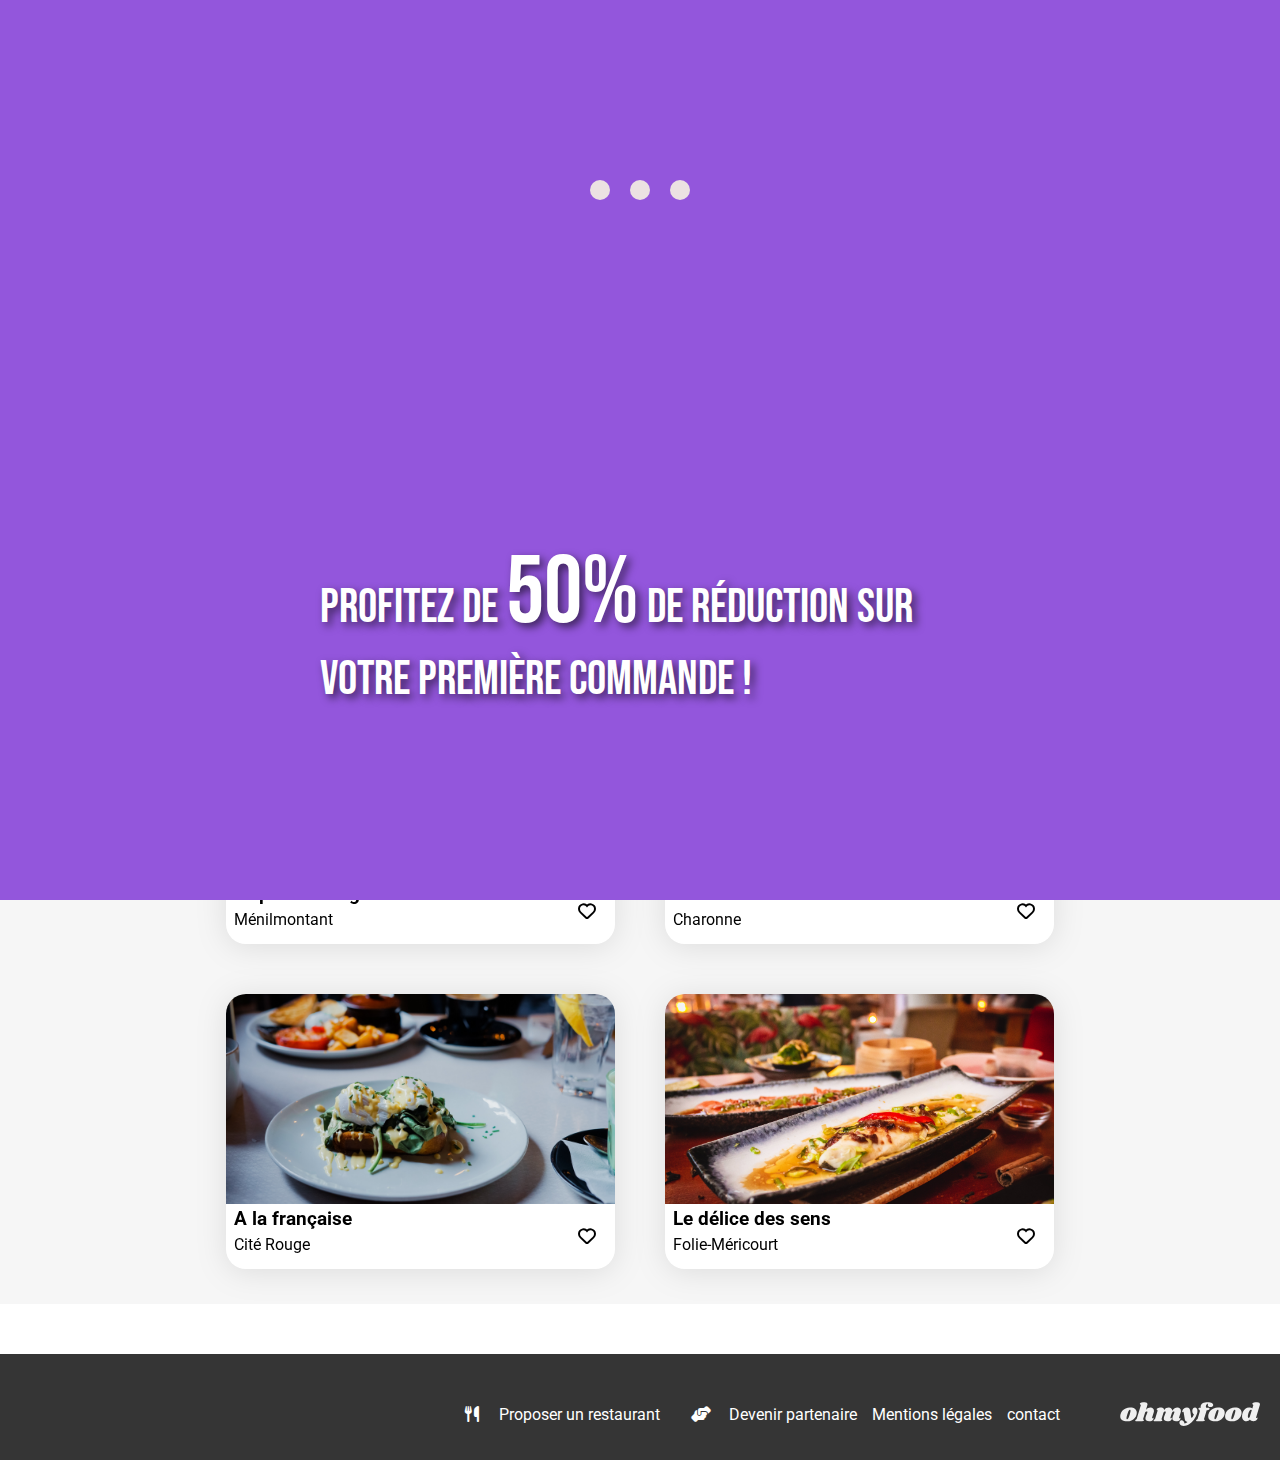
<file: index.html>
<!DOCTYPE html>
<html lang="fr">

<head>
    <meta charset="UTF-8">
    <meta name="viewport" content="width=device-width, initial-scale=1.0">
    <title>Ohmyfood</title>
    <link rel="stylesheet" href="https://cdnjs.cloudflare.com/ajax/libs/font-awesome/6.2.1/css/all.min.css">
    <link rel="preconnect" href="https://fonts.googleapis.com">
    <link rel="preconnect" href="https://fonts.gstatic.com" crossorigin>
    <link href='https://fonts.googleapis.com/css?family=Roboto' rel='stylesheet'>
    <link href="https://fonts.googleapis.com/css2?family=Shrikhand&display=swap" rel="stylesheet">
    <link href="https://fonts.googleapis.com/css2?family=Bebas+Neue&display=swap" rel="stylesheet">
    <link rel="stylesheet" href="assets/css/style.css">
</head>

<body>
    <div class="promo-bouncer-animation">
        <div class="bouncer">
            <div></div>
            <div></div>
            <div></div>
        </div>
        <div class="promo-text">
            Profitez de <span class="highlight">50%</span> de réduction sur votre première commande !
        </div>
    </div>
    <div class="main-container">
        <header>
            <div class="logo">
                <img src="assets/images/logo/ohmyfood@2x.svg" alt="logo">
            </div>
            <form action="#" class="search-form">
                <i class="fa-solid fa-location-dot location-icon fa-lg"></i>
                <input type="text" name="search" placeholder="Paris, Belleville" class="search-input">
            </form>
        </header>
        <main>
            <section class="restaurants-intro">
                <h1>Réservez le menu qui vous convient</h1>
                <p>Découvrez des restaurants d'exception, sélectionnés par nos soins.</p>
                <button class="btn-exploration">Explorer nos restaurants</button>
            </section>

            <div class="fonctionnement">
                <h2>Fonctionnement</h2>
                <div class="steps-container">
                    <div class="step">
                        <span>1</span>
                        <button>
                            <i class="fa-solid fa-mobile-screen"></i>
                            <span>Choisissez un restaurant</span>
                        </button>
                    </div>
                    <div class="step">
                        <span>2</span>
                        <button>
                            <i class="fa-solid fa-list"></i>
                            <span>Composez votre menu</span>
                        </button>
                    </div>
                    <div class="step">
                        <span>3</span>
                        <button>
                            <i class="fa-solid fa-shop"></i>
                            <span>Dégustez au restaurant</span>
                        </button>
                    </div>
                </div>
            </div>

            <section class="restaurants-list">
                <h2>Restaurants</h2>
                <div class="restaurants-cards">
                    <a href="restaurants/laPaletteDuGout.html">
                        <article class="card">
                            <div class="card-image">
                                <img src="assets/images/restaurants/jay-wennington-N_Y88TWmGwA-unsplash.jpg"
                                    alt="restaurant">
                                <span class="card-tag">Nouveau</span>
                            </div>
                            <div class="card-content">
                                <div class="card-txt">
                                    <h3>La palette du goût</h3>
                                    <p>Ménilmontant</p>
                                </div>
                                <div class="card-rating">
                                    <i class="fa-solid fa-heart"></i>
                                </div>
                            </div>
                        </article>
                    </a>
                    <a href="restaurants/laNoteEnchantee.html">
                        <article class="card">
                            <div class="card-image">
                                <img src="assets/images/restaurants/stil-u2Lp8tXIcjw-unsplash.jpg" alt="restaurant">
                                <span class="card-tag">Nouveau</span>
                            </div>
                            <div class="card-content">
                                <div class="card-txt">
                                    <h3>La note enchantée</h3>
                                    <p>Charonne</p>
                                </div>
                                <div class="card-rating">
                                    <i class="fa-solid fa-heart"></i>
                                </div>
                            </div>
                        </article>
                    </a>
                    <a href="restaurants/aLaFrancaise.html">
                        <article class="card">
                            <div class="card-image">
                                <img src="assets/images/restaurants/toa-heftiba-DQKerTsQwi0-unsplash.jpg"
                                    alt="restaurant">
                            </div>
                            <div class="card-content">
                                <div class="card-txt">
                                    <h3>A la française</h3>
                                    <p>Cité Rouge</p>
                                </div>
                                <div class="card-rating">
                                    <i class="fa-solid fa-heart"></i>
                                </div>
                            </div>
                        </article>
                    </a>
                    <a href="restaurants/leDeliceDesSens.html">
                        <article class="card">
                            <div class="card-image">
                                <img src="assets/images/restaurants/louis-hansel-shotsoflouis-qNBGVyOCY8Q-unsplash.jpg"
                                    alt="restaurant">
                            </div>
                            <div class="card-content">
                                <div class="card-txt">
                                    <h3>Le délice des sens</h3>
                                    <p>Folie-Méricourt</p>
                                </div>
                                <div class="card-rating">
                                    <i class="fa-solid fa-heart"></i>
                                </div>
                            </div>
                        </article>
                    </a>
                </div>
            </section>
        </main>
        <footer>
            <div class="footer-logo">
                <img src="assets/images/logo/ohmyfood@2x.svg" alt="logo">
            </div>
            <div class=" footer-social">
                <ul>
                    <li class="proposer-un-restaurant">
                        <i class="fa-solid fa-utensils"></i>
                        <a href="#">Proposer un restaurant</a>
                    </li>
                    <li class="devenir-partenaire">
                        <i class="fa-solid fa-handshake-angle"></i>
                        <a href="#">Devenir partenaire</a>
                    </li>
                    <li><a href="#">Mentions légales</a></li>
                    <li><a href="mailto:example@example.com">contact</a></li>
                </ul>
            </div>
        </footer>
    </div>

</body>

</html>
</file>
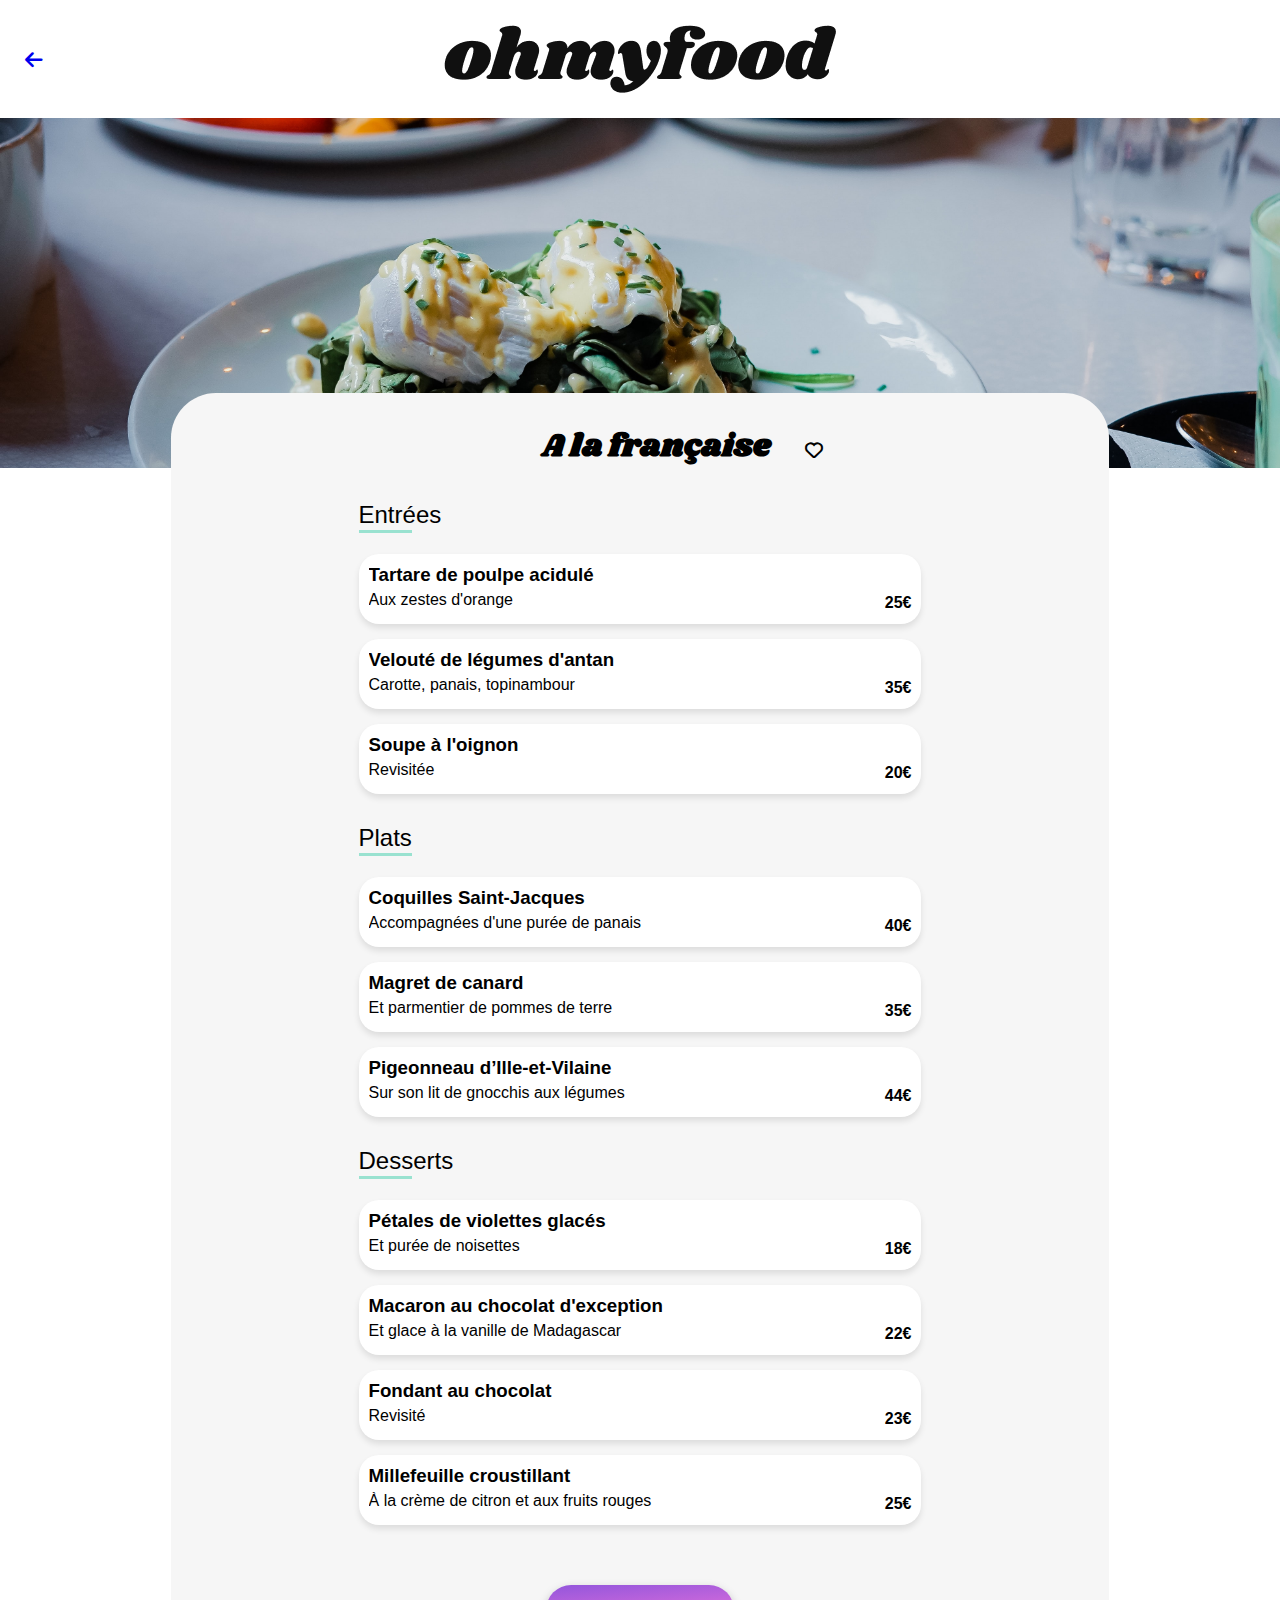
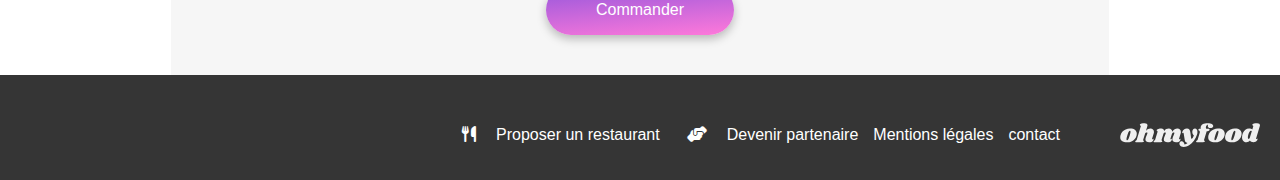
<file: restaurants/aLaFrancaise.html>
<!DOCTYPE html>
<html lang="fr">

<head>
    <meta charset="UTF-8">
    <meta name="viewport" content="width=device-width, initial-scale=1.0">
    <title>Ohmyfood</title>
    <link rel="stylesheet" href="https://cdnjs.cloudflare.com/ajax/libs/font-awesome/6.2.1/css/all.min.css">
    <link rel="preconnect" href="https://fonts.googleapis.com">
    <link rel="preconnect" href="https://fonts.gstatic.com" crossorigin>
    <link href="https://fonts.googleapis.com/css2?family=Shrikhand&display=swap" rel="stylesheet">
    <link rel="stylesheet" href="../assets/css/restaurant.css">

</head>

<body>
    <div class="main-container">
        <header>
            <div class="logo">
                <a href="../index.html">
                    <i class="fa-solid fa-arrow-left fa-lg"></i>
                </a>
                <img src="../assets/images/logo/ohmyfood.png" alt="logo">
            </div>
            <div class="photo-of-restaurant">
                <img src="../assets/images/restaurants/toa-heftiba-DQKerTsQwi0-unsplash.jpg" alt="photo du restaurant">

            </div>
        </header>
        <section class="menu-wrapper">
            <div class="name-of-restaurant">
                <h1 class="titre-restaurant">A la française</h1>
                <i class="fa-regular fa-solid fa-heart"></i>
            </div>

            <article class="menu-section">
                <h2 class="section-title">Entrées</h2>

                <div class="menu-card">
                    <div class="item-container">
                        <h3 class="item-title">Tartare de poulpe acidulé</h3>
                        <p class="item-description">Aux zestes d'orange</p>
                    </div>
                    <div class="price-container">
                        <p>25<span class="euro">€</span></p>
                    </div>
                </div>

                <div class="menu-card">
                    <div class="item-container">
                        <h3 class="item-title">Velouté de légumes d'antan</h3>
                        <p class="item-description">Carotte, panais, topinambour</p>
                    </div>
                    <div class="price-container">
                        <p>35<span class="euro">€</span></p>
                    </div>
                </div>

                <div class="menu-card">
                    <div class="item-container">
                        <h3 class="item-title">Soupe à l'oignon</h3>
                        <p class="item-description">Revisitée</p>
                    </div>
                    <div class="price-container">
                        <p>20<span class="euro">€</span></p>
                    </div>
                </div>
            </article>

            <article class="menu-section">
                <h2 class="section-title">Plats</h2>

                <div class="menu-card">
                    <div class="item-container">
                        <h3 class="item-title">Coquilles Saint-Jacques</h3>
                        <p class="item-description">Accompagnées d'une purée de panais</p>
                    </div>
                    <div class="price-container">
                        <p>40<span class="euro">€</span></p>
                    </div>
                </div>

                <div class="menu-card">
                    <div class="item-container">
                        <h3 class="item-title">Magret de canard</h3>
                        <p class="item-description">Et parmentier de pommes de terre</p>
                    </div>
                    <div class="price-container">
                        <p>35<span class="euro">€</span></p>
                    </div>
                </div>

                <div class="menu-card">
                    <div class="item-container">
                        <h3 class="item-title">Pigeonneau d’Ille-et-Vilaine</h3>
                        <p class="item-description">Sur son lit de gnocchis aux légumes</p>
                    </div>
                    <div class="price-container">
                        <p>44<span class="euro">€</span></p>
                    </div>
                </div>
            </article>

            <article class="menu-section">
                <h2 class="section-title">Desserts</h2>

                <div class="menu-card">
                    <div class="item-container">
                        <h3 class="item-title">Pétales de violettes glacés</h3>
                        <p class="item-description">Et purée de noisettes</p>
                    </div>
                    <div class="price-container">
                        <p>18<span class="euro">€</span></p>
                    </div>
                </div>

                <div class="menu-card">
                    <div class="item-container">
                        <h3 class="item-title">Macaron au chocolat d'exception</h3>
                        <p class="item-description">Et glace à la vanille de Madagascar</p>
                    </div>
                    <div class="price-container">
                        <p>22<span class="euro">€</span></p>
                    </div>
                </div>

                <div class="menu-card">
                    <div class="item-container">
                        <h3 class="item-title">Fondant au chocolat</h3>
                        <p class="item-description">Revisité</p>
                    </div>
                    <div class="price-container">
                        <p>23<span class="euro">€</span></p>
                    </div>
                </div>

                <div class="menu-card">
                    <div class="item-container">
                        <h3 class="item-title">Millefeuille croustillant</h3>
                        <p class="item-description">À la crème de citron et aux fruits rouges</p>
                    </div>
                    <div class="price-container">
                        <p>25<span class="euro">€</span></p>
                    </div>
                </div>
            </article>

            <button class="btn-commander">Commander</button>

        </section>
        <footer>
            <div class="footer-logo">
                <img src="../assets/images/logo/ohmyfood@2x.svg" alt="logo">
            </div>
            <div class=" footer-social">
                <ul>
                    <li class="proposer-un-restaurant">
                        <i class="fa-solid fa-utensils"></i>
                        <a href="#">Proposer un restaurant</a>
                    </li>
                    <li class="devenir-partenaire">
                        <i class="fa-solid fa-handshake-angle"></i>
                        <a href="#">Devenir partenaire</a>
                    </li>
                    <li><a href="#">Mentions légales</a></li>
                    <li><a href="#">contact</a></li>
                </ul>
            </div>
        </footer>
    </div>
</body>

</html>
</file>
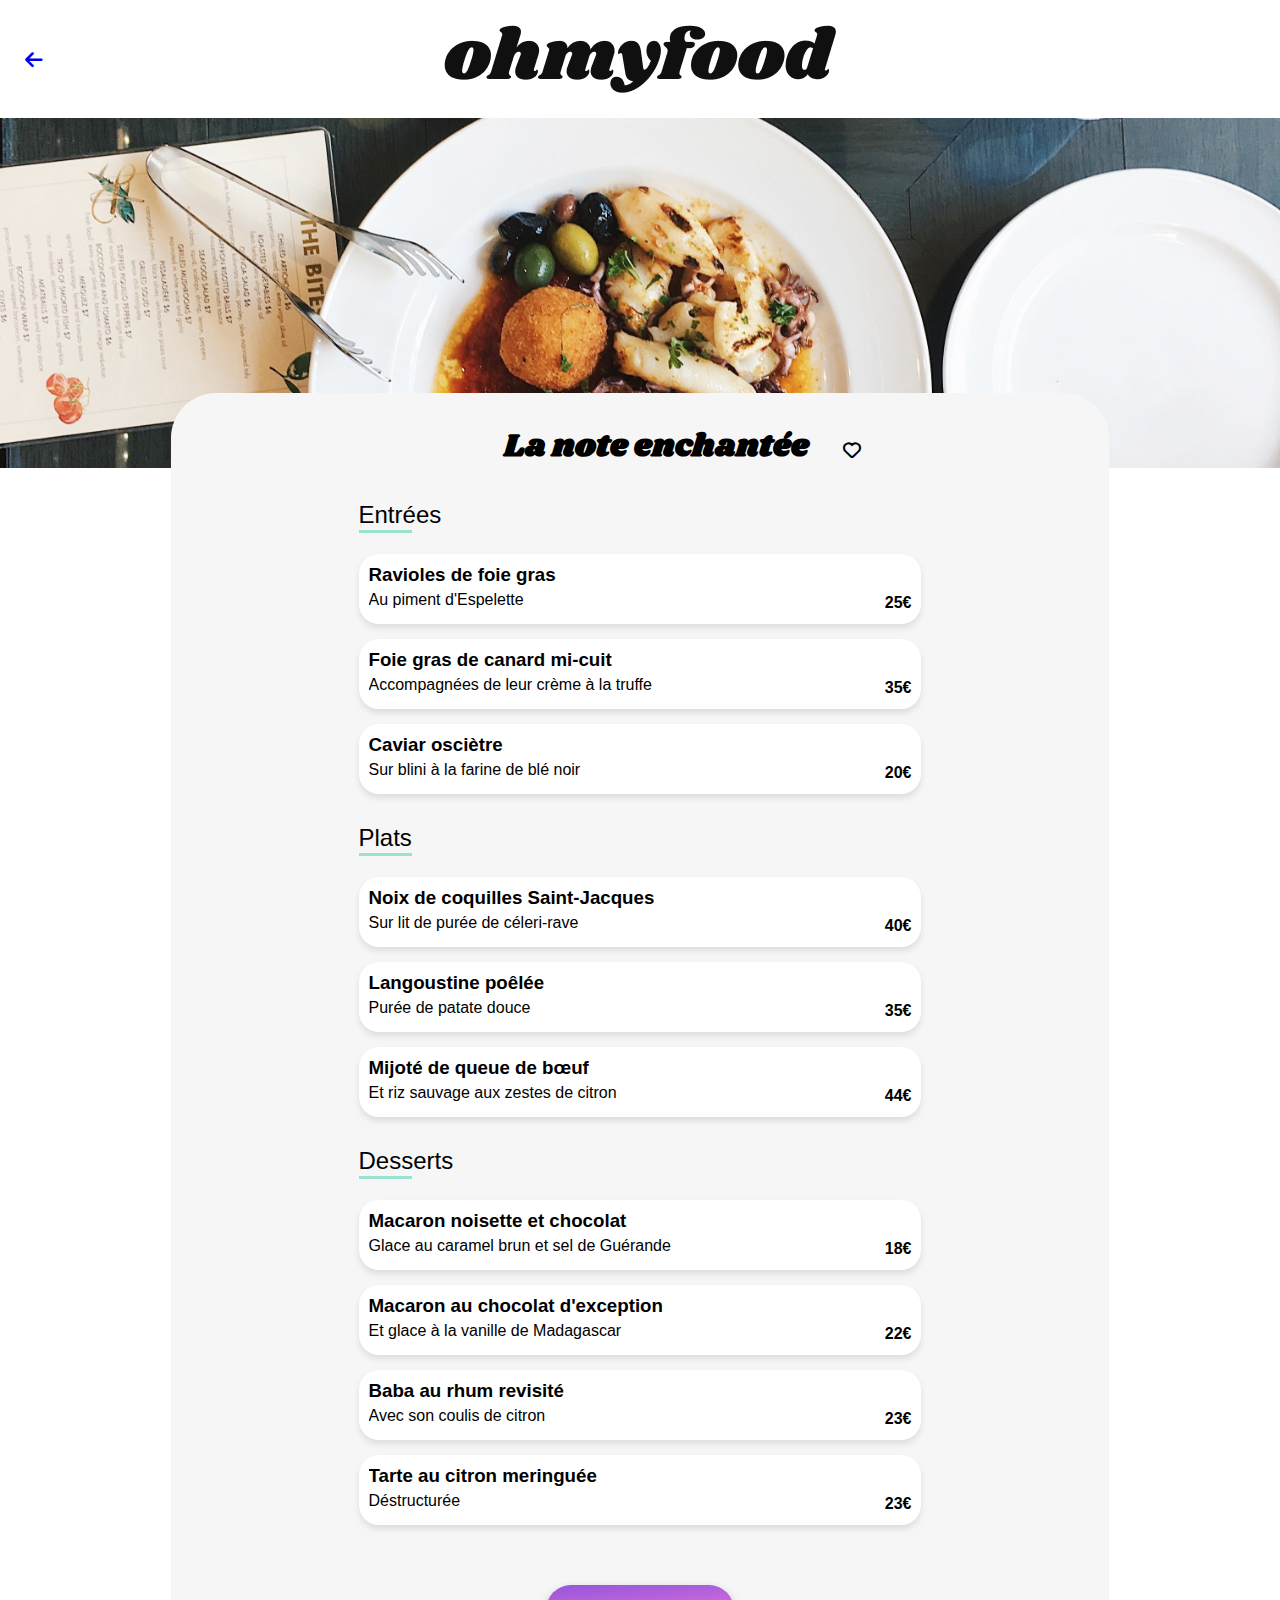
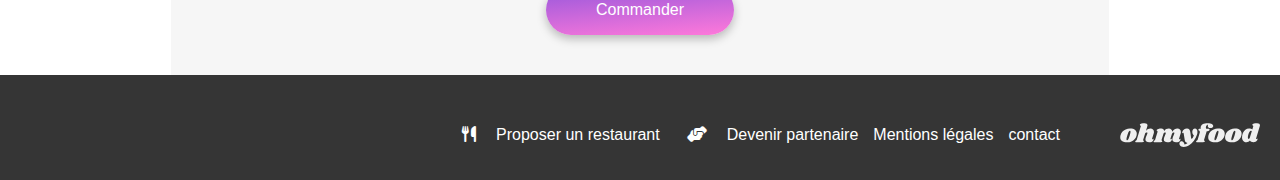
<file: restaurants/laNoteEnchantee.html>
<!DOCTYPE html>
<html lang="fr">

<head>
    <meta charset="UTF-8">
    <meta name="viewport" content="width=device-width, initial-scale=1.0">
    <title>Ohmyfood</title>
    <link rel="stylesheet" href="https://cdnjs.cloudflare.com/ajax/libs/font-awesome/6.2.1/css/all.min.css">
    <link rel="preconnect" href="https://fonts.googleapis.com">
    <link rel="preconnect" href="https://fonts.gstatic.com" crossorigin>
    <link href="https://fonts.googleapis.com/css2?family=Shrikhand&display=swap" rel="stylesheet">
    <link rel="stylesheet" href="../assets/css/restaurant.css">

</head>

<body>
    <div class="main-container">
        <header>
            <div class="logo">
                <a href="../index.html">
                    <i class="fa-solid fa-arrow-left fa-lg"></i>
                </a>
                <img src="../assets/images/logo/ohmyfood.png" alt="logo">
            </div>
            <div class="photo-of-restaurant">
                <img src="../assets/images/restaurants/stil-u2Lp8tXIcjw-unsplash.jpg" alt="photo du restaurant">
            </div>
        </header>
        <section class="menu-wrapper">
            <div class="name-of-restaurant">
                <h1 class="titre-restaurant">La note enchantée</h1>
                <i class="fa-regular fa-solid fa-heart"></i>
            </div>

            <article class="menu-section">
                <h2 class="section-title">Entrées</h2>

                <div class="menu-card">
                    <div class="item-container">
                        <h3 class="item-title">Ravioles de foie gras</h3>
                        <p class="item-description">Au piment d'Espelette</p>
                    </div>
                    <div class="price-container">
                        <p>25<span class="euro">€</span></p>
                    </div>
                </div>

                <div class="menu-card">
                    <div class="item-container">
                        <h3 class="item-title">Foie gras de canard mi-cuit</h3>
                        <p class="item-description">Accompagnées de leur crème à la truffe</p>
                    </div>
                    <div class="price-container">
                        <p>35<span class="euro">€</span></p>
                    </div>
                </div>

                <div class="menu-card">
                    <div class="item-container">
                        <h3 class="item-title">Caviar osciètre</h3>
                        <p class="item-description">Sur blini à la farine de blé noir</p>
                    </div>
                    <div class="price-container">
                        <p>20<span class="euro">€</span></p>
                    </div>
                </div>
            </article>

            <article class="menu-section">
                <h2 class="section-title">Plats</h2>

                <div class="menu-card">
                    <div class="item-container">
                        <h3 class="item-title">Noix de coquilles Saint-Jacques</h3>
                        <p class="item-description">Sur lit de purée de céleri-rave</p>
                    </div>
                    <div class="price-container">
                        <p>40<span class="euro">€</span></p>
                    </div>
                </div>

                <div class="menu-card">
                    <div class="item-container">
                        <h3 class="item-title">Langoustine poêlée</h3>
                        <p class="item-description">Purée de patate douce</p>
                    </div>
                    <div class="price-container">
                        <p>35<span class="euro">€</span></p>
                    </div>
                </div>

                <div class="menu-card">
                    <div class="item-container">
                        <h3 class="item-title">Mijoté de queue de bœuf</h3>
                        <p class="item-description">Et riz sauvage aux zestes de citron</p>
                    </div>
                    <div class="price-container">
                        <p>44<span class="euro">€</span></p>
                    </div>
                </div>
            </article>

            <article class="menu-section">
                <h2 class="section-title">Desserts</h2>

                <div class="menu-card">
                    <div class="item-container">
                        <h3 class="item-title">Macaron noisette et chocolat</h3>
                        <p class="item-description">Glace au caramel brun et sel de Guérande</p>
                    </div>
                    <div class="price-container">
                        <p>18<span class="euro">€</span></p>
                    </div>
                </div>

                <div class="menu-card">
                    <div class="item-container">
                        <h3 class="item-title">Macaron au chocolat d'exception</h3>
                        <p class="item-description">Et glace à la vanille de Madagascar</p>
                    </div>
                    <div class="price-container">
                        <p>22<span class="euro">€</span></p>
                    </div>
                </div>

                <div class="menu-card">
                    <div class="item-container">
                        <h3 class="item-title">Baba au rhum revisité</h3>
                        <p class="item-description">Avec son coulis de citron</p>
                    </div>
                    <div class="price-container">
                        <p>23<span class="euro">€</span></p>
                    </div>
                </div>

                <div class="menu-card">
                    <div class="item-container">
                        <h3 class="item-title">Tarte au citron meringuée</h3>
                        <p class="item-description">Déstructurée</p>
                    </div>
                    <div class="price-container">
                        <p>23<span class="euro">€</span></p>
                    </div>
                </div>
            </article>
            <button class="btn-commander">Commander</button>
        </section>
    </div>
    <footer>
        <div class="footer-logo">
            <img src="../assets/images/logo/ohmyfood@2x.svg" alt="logo">
        </div>
        <div class=" footer-social">
            <ul>
                <li class="proposer-un-restaurant">
                    <i class="fa-solid fa-utensils"></i>
                    <a href="#">Proposer un restaurant</a>
                </li>
                <li class="devenir-partenaire">
                    <i class="fa-solid fa-handshake-angle"></i>
                    <a href="#">Devenir partenaire</a>
                </li>
                <li><a href="#">Mentions légales</a></li>
                <li><a href="#">contact</a></li>
            </ul>
        </div>
    </footer>
</body>

</html>
</file>
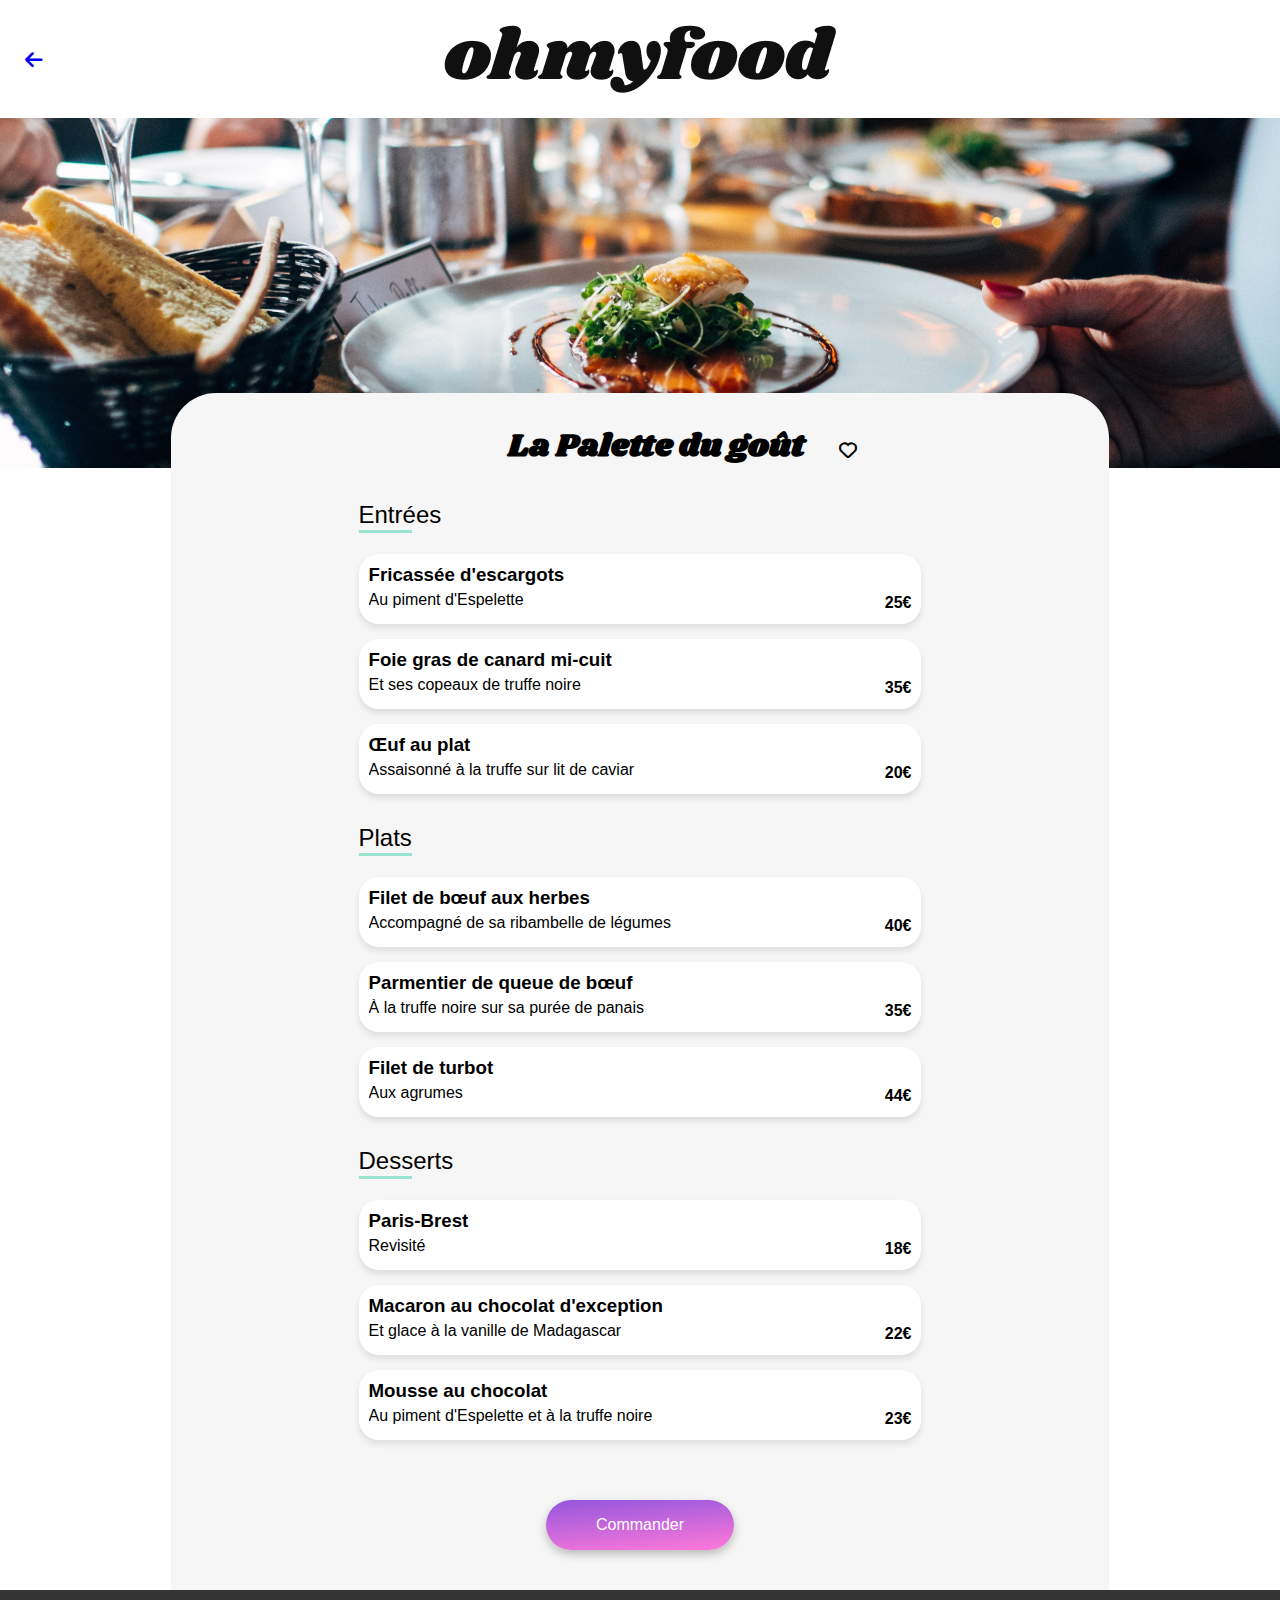
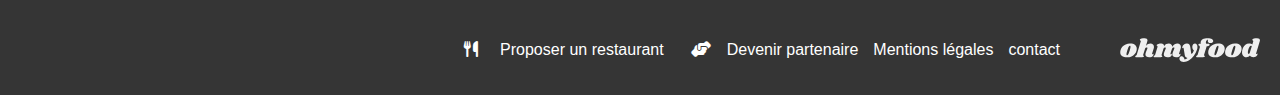
<file: restaurants/laPaletteDuGout.html>
<!DOCTYPE html>
<html lang="fr">

<head>
    <meta charset="UTF-8">
    <meta name="viewport" content="width=device-width, initial-scale=1.0">
    <title>Ohmyfood</title>
    <link rel="stylesheet" href="https://cdnjs.cloudflare.com/ajax/libs/font-awesome/6.2.1/css/all.min.css">
    <link rel="preconnect" href="https://fonts.googleapis.com">
    <link rel="preconnect" href="https://fonts.gstatic.com" crossorigin>
    <link href="https://fonts.googleapis.com/css2?family=Shrikhand&display=swap" rel="stylesheet">
    <link rel="stylesheet" href="../assets/css/restaurant.css">

</head>

<body>
    <div class="main-container">
        <header>
            <div class="logo">
                <a href="../index.html">
                    <i class="fa-solid fa-arrow-left fa-lg"></i>
                </a>
                <img src="../assets/images/logo/ohmyfood.png" alt="logo">
            </div>
            <div class="photo-of-restaurant">
                <img src="../assets/images/restaurants/jay-wennington-N_Y88TWmGwA-unsplash.jpg"
                    alt="photo du restaurant">
            </div>
        </header>
        <section class="menu-wrapper">
            <div class="name-of-restaurant">
                <h1 class="titre-restaurant">La Palette du goût</h1>
                <i class="fa-regular fa-solid fa-heart"></i>
            </div>

            <article class="menu-section">
                <h2 class="section-title">Entrées</h2>

                <div class="menu-card">
                    <div class="item-container">
                        <h3 class="item-title">Fricassée d'escargots</h3>
                        <p class="item-description">Au piment d'Espelette</p>
                    </div>
                    <div class="price-container">
                        <p>25<span class="euro">€</span></p>
                    </div>
                </div>

                <div class="menu-card">
                    <div class="item-container">
                        <h3 class="item-title">Foie gras de canard mi-cuit</h3>
                        <p class="item-description">Et ses copeaux de truffe noire</p>
                    </div>
                    <div class="price-container">
                        <p>35<span class="euro">€</span></p>
                    </div>
                </div>

                <div class="menu-card">
                    <div class="item-container">
                        <h3 class="item-title">Œuf au plat</h3>
                        <p class="item-description">Assaisonné à la truffe sur lit de caviar</p>
                    </div>
                    <div class="price-container">
                        <p>20<span class="euro">€</span></p>
                    </div>
                </div>
            </article>

            <article class="menu-section">
                <h2 class="section-title">Plats</h2>

                <div class="menu-card">
                    <div class="item-container">
                        <h3 class="item-title">Filet de bœuf aux herbes</h3>
                        <p class="item-description">Accompagné de sa ribambelle de légumes</p>
                    </div>
                    <div class="price-container">
                        <p>40<span class="euro">€</span></p>
                    </div>
                </div>

                <div class="menu-card">
                    <div class="item-container">
                        <h3 class="item-title">Parmentier de queue de bœuf</h3>
                        <p class="item-description">À la truffe noire sur sa purée de panais</p>
                    </div>
                    <div class="price-container">
                        <p>35<span class="euro">€</span></p>
                    </div>
                </div>

                <div class="menu-card">
                    <div class="item-container">
                        <h3 class="item-title">Filet de turbot</h3>
                        <p class="item-description">Aux agrumes</p>
                    </div>
                    <div class="price-container">
                        <p>44<span class="euro">€</span></p>
                    </div>
                </div>
            </article>

            <article class="menu-section">
                <h2 class="section-title">Desserts</h2>

                <div class="menu-card">
                    <div class="item-container">
                        <h3 class="item-title">Paris-Brest</h3>
                        <p class="item-description">Revisité</p>
                    </div>
                    <div class="price-container">
                        <p>18<span class="euro">€</span></p>
                    </div>
                </div>

                <div class="menu-card">
                    <div class="item-container">
                        <h3 class="item-title">Macaron au chocolat d'exception</h3>
                        <p class="item-description">Et glace à la vanille de Madagascar</p>
                    </div>
                    <div class="price-container">
                        <p>22<span class="euro">€</span></p>
                    </div>
                </div>

                <div class="menu-card">
                    <div class="item-container">
                        <h3 class="item-title">Mousse au chocolat</h3>
                        <p class="item-description">Au piment d'Espelette et à la truffe noire</p>
                    </div>
                    <div class="price-container">
                        <p>23<span class="euro">€</span></p>
                    </div>
                </div>
            </article>

            <button class="btn-commander">Commander</button>

        </section>
    </div>
    <footer>
        <div class="footer-logo">
            <img src="../assets/images/logo/ohmyfood@2x.svg" alt="logo">
        </div>
        <div class=" footer-social">
            <ul>
                <li class="proposer-un-restaurant">
                    <i class="fa-solid fa-utensils my-custom-icon"></i>
                    <a href="#">Proposer un restaurant</a>
                </li>
                <li class="devenir-partenaire">
                    <i class="fa-solid fa-handshake-angle my-custom-icon"></i>
                    <a href="#">Devenir partenaire</a>
                </li>
                <li><a href="#">Mentions légales</a></li>
                <li><a href="#">contact</a></li>
            </ul>
        </div>
    </footer>
</body>

</html>
</file>
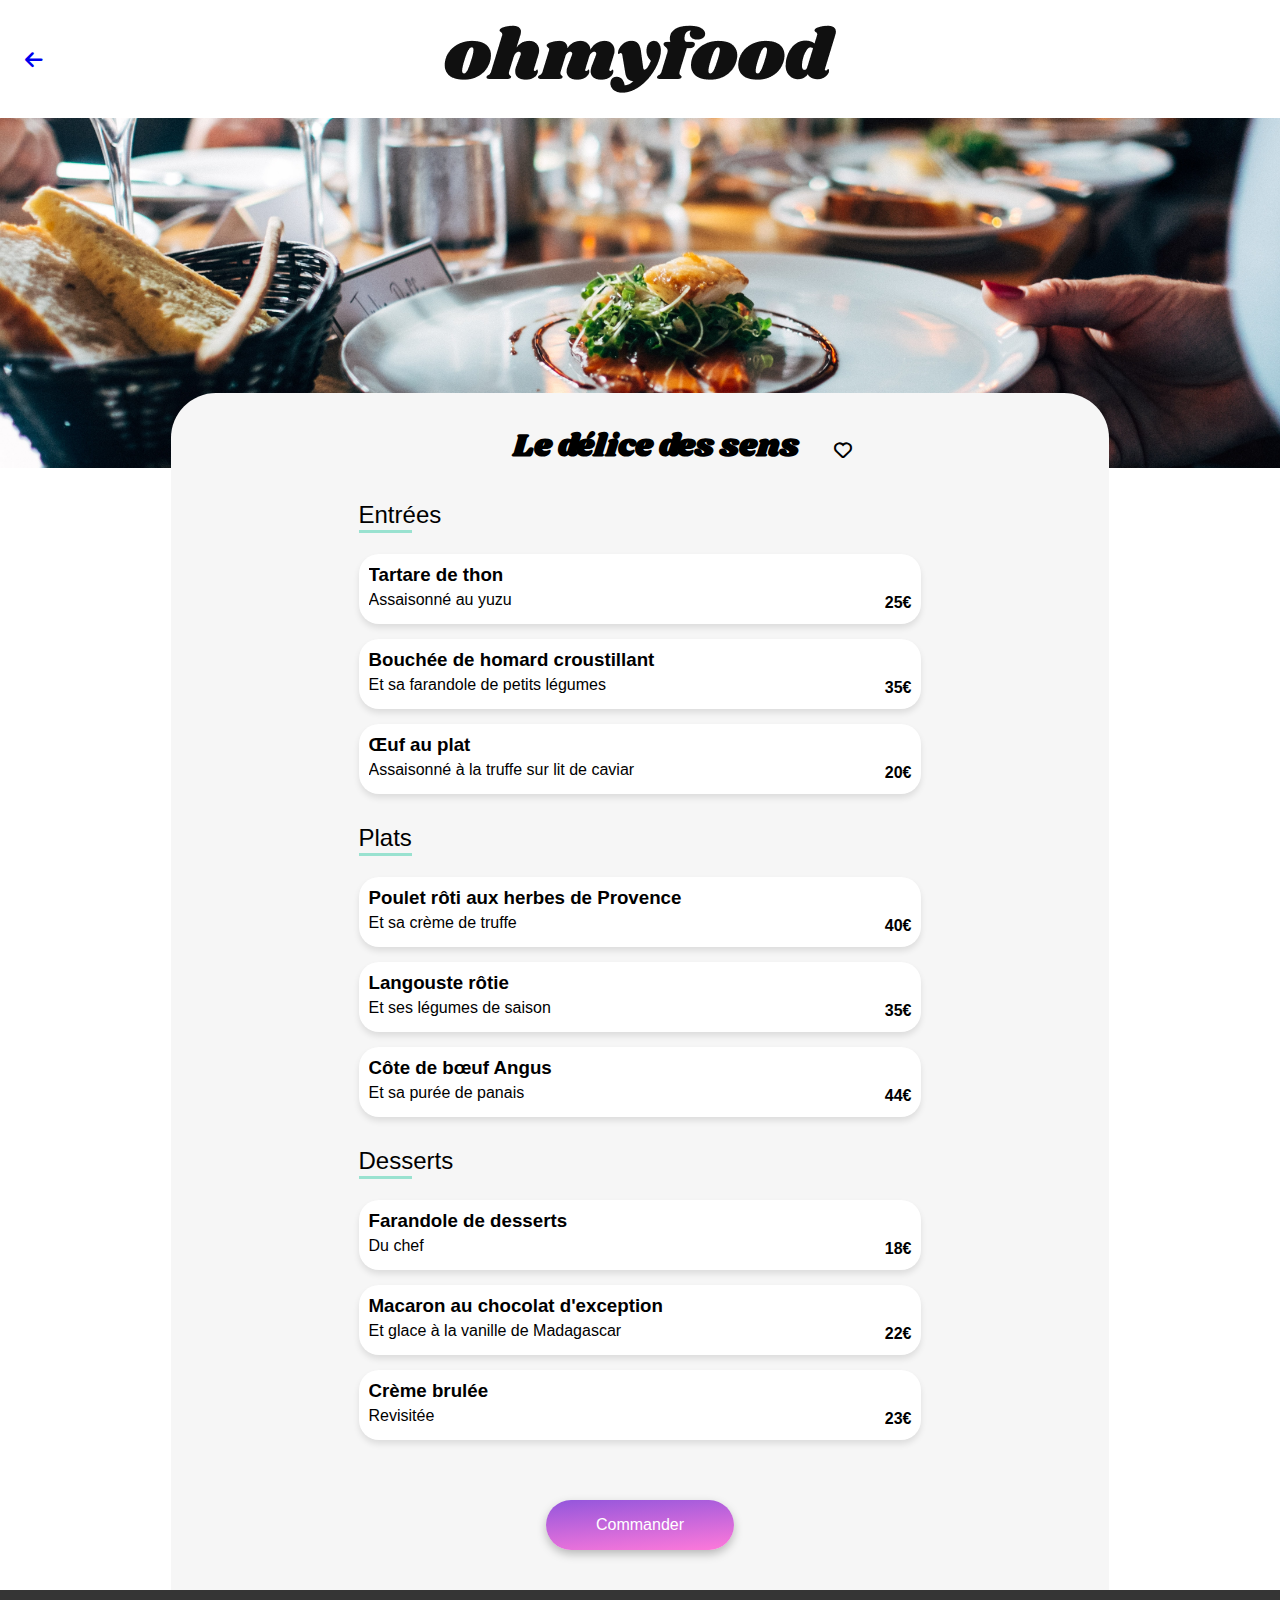
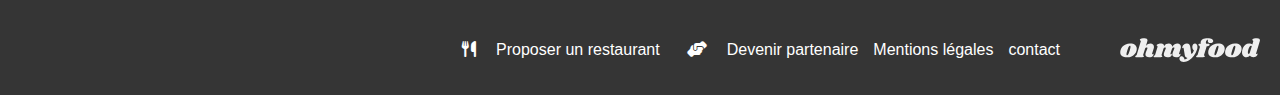
<file: restaurants/leDeliceDesSens.html>
<!DOCTYPE html>
<html lang="fr">

<head>
    <meta charset="UTF-8">
    <meta name="viewport" content="width=device-width, initial-scale=1.0">
    <title>Ohmyfood</title>
    <link rel="stylesheet" href="https://cdnjs.cloudflare.com/ajax/libs/font-awesome/6.2.1/css/all.min.css">
    <link rel="preconnect" href="https://fonts.googleapis.com">
    <link rel="preconnect" href="https://fonts.gstatic.com" crossorigin>
    <link href="https://fonts.googleapis.com/css2?family=Shrikhand&display=swap" rel="stylesheet">
    <link rel="stylesheet" href="../assets/css/restaurant.css">

</head>

<body>
    <div class="main-container">
        <header>
            <div class="logo">
                <a href="../index.html">
                    <i class="fa-solid fa-arrow-left fa-lg"></i>
                </a>
                <img src="../assets/images/logo/ohmyfood.png" alt="logo">
            </div>
            <div class="photo-of-restaurant">
                <img src="../assets/images/restaurants/jay-wennington-N_Y88TWmGwA-unsplash.jpg"
                    alt="photo du restaurant">
            </div>
        </header>
        <section class="menu-wrapper">
            <div class="name-of-restaurant">
                <h1 class="titre-restaurant">Le délice des sens</h1>
                <i class="fa-regular fa-solid fa-heart"></i>
            </div>

            <article class="menu-section">
                <h2 class="section-title">Entrées</h2>

                <div class="menu-card">
                    <div class="item-container">
                        <h3 class="item-title">Tartare de thon</h3>
                        <p class="item-description">Assaisonné au yuzu</p>
                    </div>
                    <div class="price-container">
                        <p>25<span class="euro">€</span></p>
                    </div>
                </div>

                <div class="menu-card">
                    <div class="item-container">
                        <h3 class="item-title">Bouchée de homard croustillant</h3>
                        <p class="item-description">Et sa farandole de petits légumes</p>
                    </div>
                    <div class="price-container">
                        <p>35<span class="euro">€</span></p>
                    </div>
                </div>

                <div class="menu-card">
                    <div class="item-container">
                        <h3 class="item-title">Œuf au plat</h3>
                        <p class="item-description">Assaisonné à la truffe sur lit de caviar</p>
                    </div>
                    <div class="price-container">
                        <p>20<span class="euro">€</span></p>
                    </div>
                </div>
            </article>

            <article class="menu-section">
                <h2 class="section-title">Plats</h2>

                <div class="menu-card">
                    <div class="item-container">
                        <h3 class="item-title">Poulet rôti aux herbes de Provence</h3>
                        <p class="item-description">Et sa crème de truffe</p>
                    </div>
                    <div class="price-container">
                        <p>40<span class="euro">€</span></p>
                    </div>
                </div>

                <div class="menu-card">
                    <div class="item-container">
                        <h3 class="item-title">Langouste rôtie</h3>
                        <p class="item-description">Et ses légumes de saison</p>
                    </div>
                    <div class="price-container">
                        <p>35<span class="euro">€</span></p>
                    </div>
                </div>

                <div class="menu-card">
                    <div class="item-container">
                        <h3 class="item-title">Côte de bœuf Angus</h3>
                        <p class="item-description">Et sa purée de panais</p>
                    </div>
                    <div class="price-container">
                        <p>44<span class="euro">€</span></p>
                    </div>
                </div>
            </article>

            <article class="menu-section">
                <h2 class="section-title">Desserts</h2>

                <div class="menu-card">
                    <div class="item-container">
                        <h3 class="item-title">Farandole de desserts</h3>
                        <p class="item-description">Du chef</p>
                    </div>
                    <div class="price-container">
                        <p>18<span class="euro">€</span></p>
                    </div>
                </div>

                <div class="menu-card">
                    <div class="item-container">
                        <h3 class="item-title">Macaron au chocolat d'exception</h3>
                        <p class="item-description">Et glace à la vanille de Madagascar</p>
                    </div>
                    <div class="price-container">
                        <p>22<span class="euro">€</span></p>
                    </div>
                </div>

                <div class="menu-card">
                    <div class="item-container">
                        <h3 class="item-title">Crème brulée</h3>
                        <p class="item-description">Revisitée</p>
                    </div>
                    <div class="price-container">
                        <p>23<span class="euro">€</span></p>
                    </div>
                </div>
            </article>

            <button class="btn-commander">Commander</button>
        </section>

    </div>
    <footer>
        <div class="footer-logo">
            <img src="../assets/images/logo/ohmyfood@2x.svg" alt="logo">
        </div>
        <div class=" footer-social">
            <ul>
                <li class="proposer-un-restaurant">
                    <i class="fa-solid fa-utensils"></i>
                    <a href="#">Proposer un restaurant</a>
                </li>
                <li class="devenir-partenaire">
                    <i class="fa-solid fa-handshake-angle"></i>
                    <a href="#">Devenir partenaire</a>
                </li>
                <li><a href="#">Mentions légales</a></li>
                <li><a href="#">contact</a></li>
            </ul>
        </div>
    </footer>
</body>

</html>
</file>
<file: assets/css/style.css>
* {
  box-sizing: border-box;
}

html,
body {
  margin: 0;
  padding: 0;
  background-color: #ffffff;
  font-family: "Roboto", sans-serif;
}

body .main-container {
  margin: 0;
  padding: 0;
  display: flex;
  flex-direction: column;
  align-items: center;
  justify-content: center;
}
body .main-container main {
  display: flex;
  flex-direction: column;
  align-items: center;
  justify-content: center;
  width: 100%;
}

header {
  width: 100%;
  height: 120px;
  background-color: white;
  display: flex;
  flex-direction: column;
  justify-content: center;
  align-items: center;
}
header .logo {
  margin-top: 20px;
  margin-bottom: 10px;
}
header .search-form {
  width: 100%;
  height: 60px;
  background-color: #eaeaea;
  display: flex;
  justify-content: center;
  align-items: center;
  box-shadow: 0px -2px 4px rgba(0, 0, 0, 0.2);
}
header .search-form .location-icon {
  margin-right: 10px;
}
header .search-form .search-input {
  font-size: 1em;
  font-weight: bold;
  border: none;
  background-color: transparent;
  width: auto;
  max-width: 15ch;
  border: 1px solid transparent;
}
header .search-form .search-input:focus {
  outline: none;
  border: none;
}

footer {
  width: 100%;
  background-color: #353535;
  display: flex;
  flex-direction: column;
  justify-content: flex-start;
  align-items: flex-start;
  padding: 20px;
}
footer i {
  color: white;
}
footer .footer-social {
  display: flex;
  flex-direction: column;
  align-items: flex-start;
  gap: 15px;
  margin-top: 5px;
}
footer .footer-social ul {
  list-style-type: none;
  padding: 0;
  gap: 5px;
}
footer .footer-social ul li {
  display: flex;
  flex-direction: row;
  gap: 20px;
  align-items: baseline;
}
footer .footer-social ul li .fa-solid,
footer .footer-social ul li .fas {
  width: 18px;
}
footer .footer-social ul li .my-custom-icon {
  font-size: 16px;
}
footer .footer-social a {
  color: white;
  text-decoration: none;
  font-size: 1em;
  margin-top: 10px;
}
footer .footer-social a:hover {
  text-decoration: underline;
}

.footer-logo img {
  filter: invert(1);
}

@media (min-width: 1024px) {
  footer {
    flex-direction: row-reverse;
    align-items: center;
    gap: 50px;
  }
  footer img {
    margin-top: 18px;
    width: 140px;
    height: 30px;
  }
  footer ul {
    display: flex;
    flex-direction: row;
  }
  footer ul li {
    gap: 10px;
  }
  footer ul li a {
    width: 100%;
    margin-right: 10px;
  }
  footer ul .fa-solid {
    margin-left: 12px;
  }
}
.promo-bouncer-animation {
  position: fixed;
  top: 0;
  left: 0;
  width: 100%;
  height: 100%;
  background-color: #9356dc;
  animation: fadeOut 3.5s cubic-bezier(0.5, 0, 0.5, 0.2) forwards;
  z-index: 10;
  pointer-events: none;
}

.promo-text {
  font-family: "Bebas Neue", sans-serif;
  font-size: 2em;
  text-shadow: 4px 4px 8px rgba(0, 0, 0, 0.6);
  color: white;
  position: absolute;
  top: 40%;
  left: 50%;
  transform: translate(-50%, 50%);
  z-index: 11;
}

.promo-text .highlight {
  font-size: 2em;
}

.content {
  opacity: 0;
  transition: opacity 1s;
  position: relative;
}

@keyframes fadeOut {
  0% {
    opacity: 1;
  }
  100% {
    opacity: 0;
    height: 100%;
    width: 100%;
  }
}
@keyframes highlightPulse {
  0%, 100% {
    font-size: 2em;
  }
  50% {
    font-size: 2.5em;
  }
}
.promo-text .highlight {
  font-size: 2em;
  display: inline-block;
  animation: highlightPulse 2s;
}

@keyframes bounce {
  0%, 20%, 50%, 80%, 100% {
    transform: translateY(0);
  }
  40% {
    transform: translateY(-150%);
  }
  60% {
    transform: translateY(-75%);
  }
}
.bouncer {
  display: flex;
  justify-content: space-between;
  position: absolute;
  top: 20%;
  left: 50%;
  transform: translateX(-50%);
  width: 100px;
  margin: 0 auto;
}

.bouncer div {
  width: 20px;
  height: 20px;
  background-color: #ece2e2;
  border-radius: 100%;
  animation: bounce 1.5s infinite ease-in-out;
}

.bouncer div:nth-child(2) {
  animation-delay: -0.4s;
}

.bouncer div:nth-child(3) {
  animation-delay: -0.8s;
}

@media (min-width: 1024px) {
  .promo-text {
    font-size: 3em;
    top: 50%;
  }
}
.fa-heart {
  color: transparent;
  -webkit-text-stroke: 2px black;
  padding: 10px;
}

.fa-heart:hover {
  -webkit-text-stroke: 0 black;
  animation: display-coeur 2s ease forwards;
}

@keyframes display-coeur {
  0% {
    transform: scale(0.7);
    color: transparent;
  }
  50% {
    transform: scale(1.5);
    -webkit-background-clip: text;
    background-image: linear-gradient(to bottom right, #9356dc, #ff79da);
  }
  100% {
    transform: scale(1);
    -webkit-background-clip: text;
    background-image: linear-gradient(to bottom right, #9356dc, #ff79da);
  }
}
.btn-exploration {
  border-radius: 40px;
  color: white;
  height: 50px;
  width: 58%;
  border: none;
  margin-top: 20px;
  transition: all 0.3s ease-in-out;
  background: linear-gradient(175deg, #9356dc 0%, #ff79da 100%);
  box-shadow: 0px 4px 10px 0px rgba(0, 0, 0, 0.2);
}
.btn-exploration:hover {
  box-shadow: 0px 4px 20px 0px rgba(0, 0, 0, 0.2);
  transform: scale(1.05);
}

.btn-exploration {
  border-radius: 40px;
  color: white;
  height: 50px;
  width: 58%;
  border: none;
  margin-top: 20px;
  transition: all 0.3s ease-in-out;
  background: linear-gradient(to bottom right, #9356dc, #ff79da);
}
.btn-exploration:hover {
  background: linear-gradient(to bottom right, #9356dc, #ff79da 80%);
  box-shadow: 0px 10px 20px rgba(0, 0, 0, 0.2);
  transform: scale(1.05);
}

.restaurants-list {
  display: flex;
  background-color: #f6f6f6;
  width: 100%;
  flex-direction: column;
  gap: 20px;
  margin-bottom: 50px;
  padding: 0 5%;
}

.restaurants-intro {
  height: 280px;
  background-color: #f6f6f6;
  width: 100%;
  display: flex;
  flex-direction: column;
  align-items: center;
  justify-content: center;
  color: black;
}
.restaurants-intro h1 {
  width: 70%;
  font-size: 1.75em;
  font-weight: bold;
  margin-bottom: 10px;
  text-align: center;
  margin-top: 0;
}
.restaurants-intro p {
  width: 70%;
  font-size: 1.2em;
  text-align: center;
}

.fonctionnement {
  width: 100%;
  display: flex;
  flex-direction: column;
}
.fonctionnement h2 {
  margin-left: 6%;
}
.fonctionnement .steps-container {
  display: flex;
  flex-direction: column;
  align-items: center;
  width: 100%;
  gap: 25px;
  margin-bottom: 50px;
}
.fonctionnement .steps-container .step {
  display: flex;
  flex-direction: row;
  align-items: center;
  justify-content: center;
  width: 85%;
  position: relative;
}
.fonctionnement .steps-container .step span:nth-child(1) {
  background-color: #9356dc;
  border-radius: 50%;
  color: white;
  width: 30px;
  height: 30px;
  display: flex;
  align-items: center;
  justify-content: center;
  position: absolute;
  left: -20px;
  z-index: 2;
}
.fonctionnement .steps-container button {
  width: 100%;
  background-color: #f6f6f6;
  font-weight: bold;
  font-size: 1em;
  border-radius: 20px;
  height: 73px;
  display: flex;
  align-items: center;
  justify-content: flex-start;
  box-shadow: 1px 3px 6px rgba(0, 0, 0, 0.16);
  gap: 15%;
  padding: 0;
  border: none;
  cursor: pointer;
  position: relative;
  z-index: 1;
}
.fonctionnement .steps-container button:hover i {
  color: #9356dc;
}
.fonctionnement .steps-container button i {
  color: #d2d2d2;
  padding-left: 15%;
}
.fonctionnement .steps-container button span {
  text-align: center;
}

.restaurants-cards {
  width: 100%;
  display: flex;
  flex-direction: column;
  flex-wrap: wrap;
  justify-content: center;
  align-items: center;
  gap: 20px;
}

a {
  color: black;
  text-decoration: none;
  width: 90%;
  height: auto;
  display: flex;
  flex-direction: column;
}
a .card {
  width: 100%;
  display: flex;
  flex-direction: column;
  background-color: white;
  border-radius: 20px;
  filter: drop-shadow(0px 3px 15px rgba(0, 0, 0, 0.1));
  transition: all 0.2s;
}
a .card img {
  width: 100%;
  height: 210px;
  object-fit: cover;
  border-top-left-radius: 20px;
  border-top-right-radius: 20px;
  position: relative;
}
a .card span {
  position: absolute;
  width: 80px;
  height: 30px;
  top: 10px;
  right: 10px;
  background-color: #99e2d0;
  color: #008766;
  font-size: 15px;
  padding: 5px;
  text-align: center;
}
a .card .card-content {
  display: flex;
  flex-direction: row;
  justify-content: space-between;
}
a .card .card-content .card-rating {
  margin-right: 10px;
  margin-top: 10px;
}
a .card .card-content .card-txt {
  display: flex;
  flex-direction: column;
  gap: 5px;
  margin-left: 8px;
  margin-bottom: 15px;
}
a .card .card-content .card-txt h3 {
  margin: 0;
}
a .card .card-content .card-txt p {
  margin: 0;
}

@media (min-width: 1024px) {
  .restaurants-intro {
    height: 280px;
  }
  .restaurants-intro p {
    font-size: medium;
  }
  .restaurants-intro .btn-exploration {
    width: 220px;
  }
  .fonctionnement {
    flex-direction: column;
    justify-content: center;
  }
  .fonctionnement h2 {
    margin-left: 12%;
  }
  .fonctionnement .steps-container {
    display: flex;
    flex-direction: row;
    justify-content: center;
    margin-bottom: 40px;
  }
  .fonctionnement .steps-container .step {
    flex-direction: row;
    width: 23%;
  }
  .restaurants-list {
    padding: 0 12%;
  }
  .restaurants-list .restaurants-cards {
    flex-direction: row;
    gap: 50px;
    margin-bottom: 35px;
  }
  .restaurants-list .restaurants-cards a {
    width: 40%;
  }
}
</file>
<file: assets/css/restaurant.css>
.fa-heart {
  color: transparent;
  -webkit-text-stroke: 2px black;
  padding: 10px;
}

.fa-heart:hover {
  -webkit-text-stroke: 0 black;
  animation: display-coeur 2s ease forwards;
}

@keyframes display-coeur {
  0% {
    transform: scale(0.7);
    color: transparent;
  }
  50% {
    transform: scale(1.5);
    -webkit-background-clip: text;
    background-image: linear-gradient(to bottom right, #9356dc, #ff79da);
  }
  100% {
    transform: scale(1);
    -webkit-background-clip: text;
    background-image: linear-gradient(to bottom right, #9356dc, #ff79da);
  }
}
* {
  box-sizing: border-box;
  font-family: "Roboto", sans-serif;
}

body {
  margin: 0;
}

.main-container {
  margin: 0;
  padding: 0;
  display: flex;
  flex-direction: column;
  align-items: center;
  justify-content: center;
}
.main-container main {
  display: flex;
  flex-direction: column;
  align-items: center;
  justify-content: center;
  width: 100%;
}

header {
  width: 100%;
}

.photo-of-restaurant {
  width: 100%;
  height: 275px;
}
.photo-of-restaurant img {
  width: 100%;
  object-fit: cover;
  height: 350px;
}

.logo {
  margin-top: 15px;
  margin-bottom: 15px;
  display: flex;
  justify-content: center;
  align-items: center;
  width: 100%;
}
.logo a {
  display: flex;
  align-items: center;
  position: absolute;
  left: 10px;
  text-decoration: none;
}
.logo a i {
  margin-left: 15px;
}
.logo img {
  height: auto;
  width: 50%;
  margin-top: 10px;
  margin-bottom: 10px;
}

.name-of-restaurant {
  width: 100%;
  display: flex;
  flex-direction: row;
  align-items: baseline;
  gap: 15vw;
  margin-left: 10%;
}
.name-of-restaurant h1 {
  text-align: left;
  margin-top: 30px;
  font-family: "Shrikhand", cursive;
}

.menu-wrapper {
  width: 100%;
  display: flex;
  flex-direction: column;
  align-items: center;
  background-color: #f6f6f6;
  border-top-left-radius: 45px;
  border-top-right-radius: 45px;
}

h2 {
  width: 90%;
  text-align: left;
  position: relative;
  font-weight: lighter;
  margin: 10px;
}
h2::after {
  content: "";
  position: absolute;
  bottom: -4px;
  left: 0;
  height: 3px;
  background-color: #99e2d0;
  width: 4ch;
}

.menu-section {
  width: 100%;
  display: flex;
  flex-direction: column;
  justify-content: center;
  align-items: center;
  gap: 15px;
  margin-bottom: 20px;
}

.item-container {
  flex: 1;
  display: flex;
  flex-direction: column;
  overflow: hidden;
  padding-right: 58px;
}
.item-container h3,
.item-container p {
  overflow: hidden;
  text-overflow: ellipsis;
  white-space: nowrap;
  margin-left: 10px;
  width: 100%;
}
.item-container h3 {
  margin-top: 10px;
  margin-bottom: 0;
}
.item-container p {
  margin-top: 5px;
}

.menu-card {
  width: 90%;
  display: flex;
  flex-direction: row;
  border: 1px solid #ccc;
  box-shadow: 0 4px 6px rgba(0, 0, 0, 0.1);
  border-radius: 20px;
  background-color: #fff;
  justify-content: space-between;
  height: 70px;
  position: relative;
  overflow: hidden;
  text-overflow: ellipsis;
  white-space: nowrap;
  max-width: 100%;
  border: none;
}
.menu-card:active {
  background-color: #f0f0f0;
  box-shadow: 0 0 10px rgba(0, 0, 0, 0.1);
}
.menu-card:hover .price-container {
  transform: translateX(-50px);
  transition: transform 0.7s ease;
}
.menu-card:hover .price-container span.euro {
  margin-right: 10px;
}
.menu-card:hover::after {
  width: 50px;
}
.menu-card::after {
  content: "\f058";
  font-family: "Font Awesome 5 Free";
  font-weight: 900;
  font-size: 1.4em;
  display: flex;
  align-items: center;
  justify-content: center;
  position: absolute;
  top: 0;
  bottom: 0;
  right: 0;
  width: 0;
  background-color: #99e2d0;
  color: white;
  border-top-right-radius: 20px;
  border-bottom-right-radius: 20px;
  transition: width 0.7s ease;
  overflow: hidden;
}

.price-container {
  display: flex;
  align-items: center;
  margin-top: 27px;
  margin-right: 10px;
  font-weight: bold;
  transition: transform 0.7s ease;
}

@keyframes fadeIn {
  from {
    opacity: 0;
    transform: translateY(-20px);
  }
  to {
    opacity: 1;
    transform: translateY(0);
  }
}
.menu-card {
  animation-name: fadeIn;
  animation-duration: 1s;
  animation-fill-mode: backwards;
}

.menu-card:nth-of-type(2) {
  animation-delay: 0.2s;
}

.menu-card:nth-of-type(3) {
  animation-delay: 0.4s;
}

.menu-card:nth-of-type(4) {
  animation-delay: 0.6s;
}

/* Add similar rules for other menu cards if there are more than 4 */
.btn-commander {
  background: linear-gradient(175deg, #9356dc 0%, #ff79da 100%);
  border-radius: 40px;
  color: white;
  font-size: 1em;
  height: 50px;
  width: 40%;
  border: none;
  margin-top: 40px;
  margin-bottom: 40px;
  box-shadow: 0px 4px 10px 0px rgba(0, 0, 0, 0.25);
  transition: all 0.3s ease-in-out;
}
.btn-commander:hover {
  box-shadow: 0px 4px 20px 0px rgba(0, 0, 0, 0.25);
  transform: scale(1.05);
}

footer {
  width: 100%;
  background-color: #353535;
  display: flex;
  flex-direction: column;
  justify-content: flex-start;
  align-items: flex-start;
  padding: 20px;
}
footer i {
  color: white;
}
footer .footer-social {
  display: flex;
  flex-direction: column;
  align-items: flex-start;
  gap: 15px;
  margin-top: 5px;
}
footer .footer-social ul {
  list-style-type: none;
  padding: 0;
  gap: 5px;
}
footer .footer-social ul li {
  display: flex;
  flex-direction: row;
  gap: 20px;
  align-items: baseline;
}
footer .footer-social ul li .my-custom-icon {
  width: 16px;
}
footer .footer-social a {
  color: white;
  text-decoration: none;
  font-size: 1em;
  margin-top: 10px;
}
footer .footer-social a:hover {
  text-decoration: underline;
}

.footer-logo img {
  filter: invert(1);
}

/****************************************************************************************/
/* Media Queries */
@media (min-width: 1024px) {
  .logo img {
    width: auto;
  }
  .menu-wrapper {
    width: 73.3%;
  }
  .name-of-restaurant {
    gap: 2vw;
    justify-content: center;
  }
  .menu-section .menu-card {
    width: 60%;
  }
  .menu-section .menu-card,
  .menu-section h2 {
    width: 60%;
  }
  .btn-commander {
    width: 20%;
  }
  footer {
    flex-direction: row-reverse;
    align-items: center;
    gap: 50px;
  }
  footer img {
    margin-top: 18px;
    width: 140px;
    height: 30px;
  }
  footer ul {
    display: flex;
    flex-direction: row;
  }
  footer ul li {
    gap: 10px;
  }
  footer ul li a {
    margin-right: 10px;
  }
  footer ul .fa-solid {
    margin-left: 12px;
  }
}
</file>
